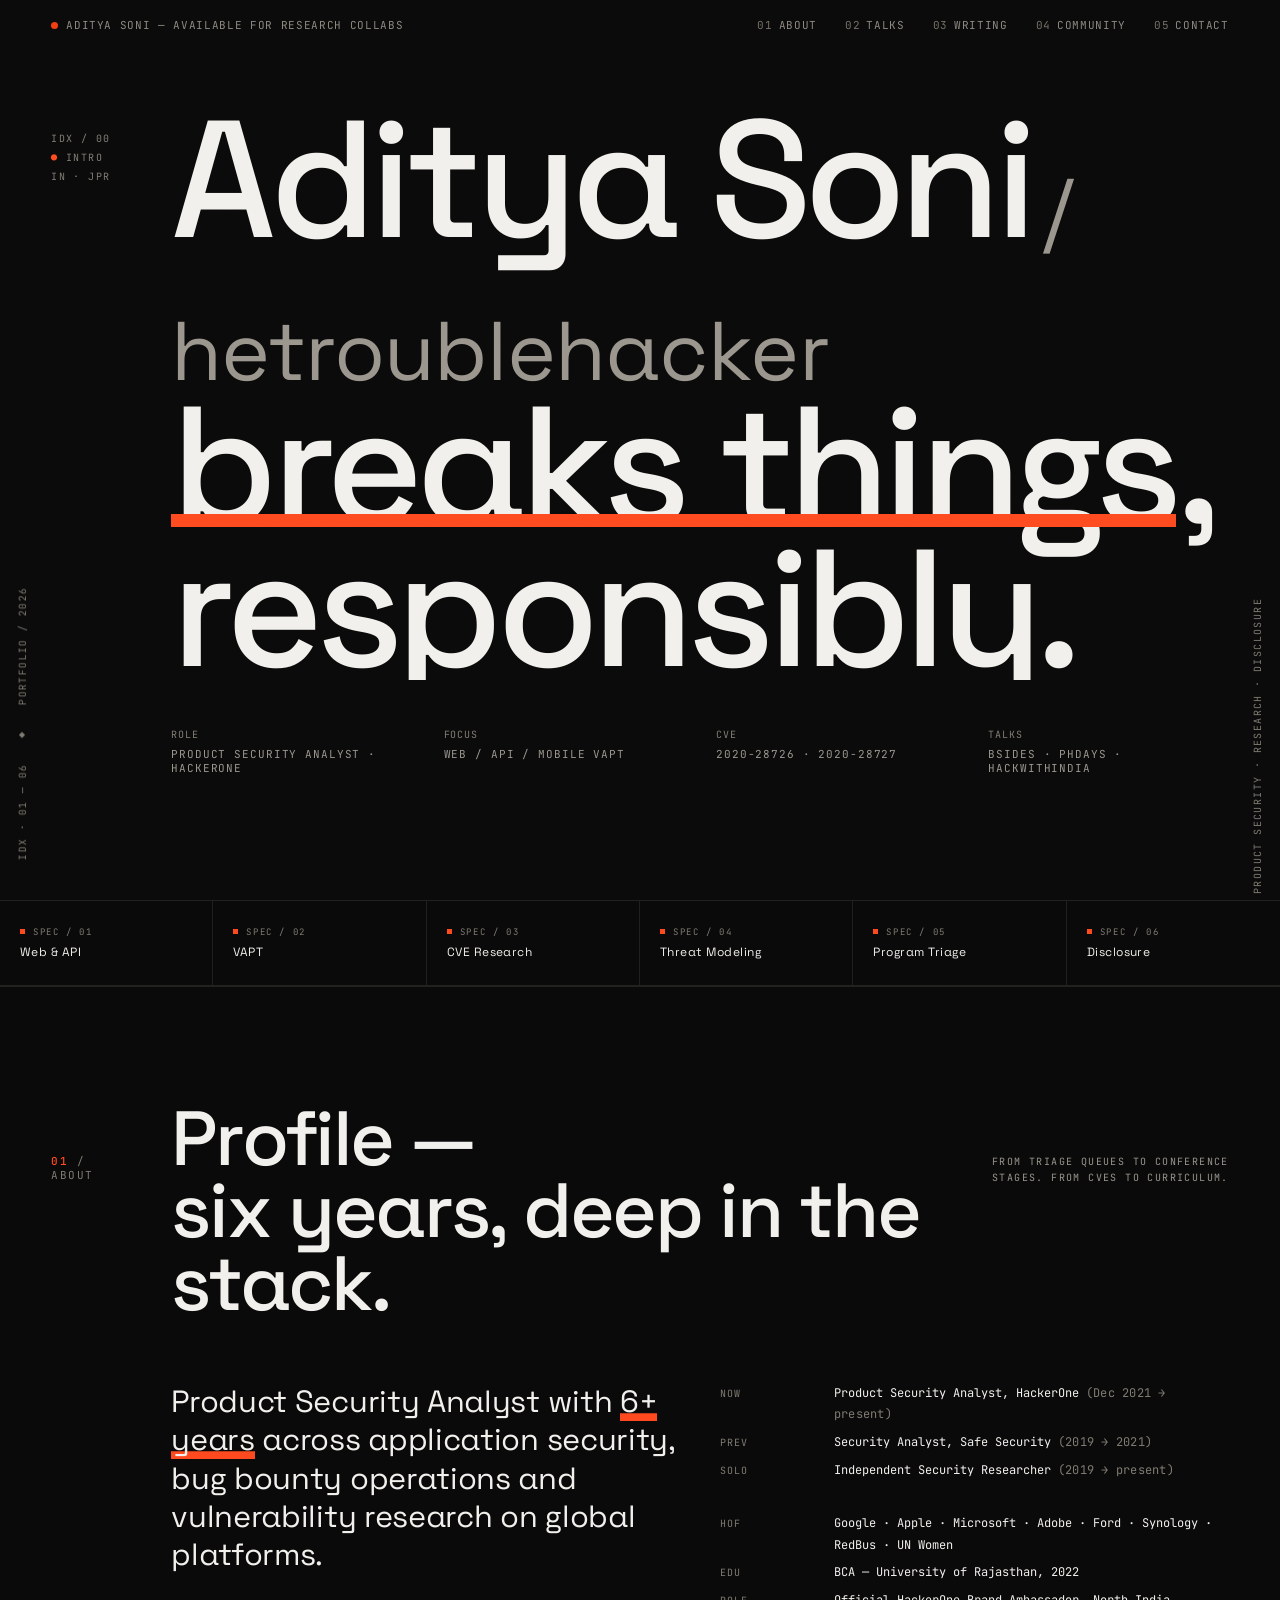
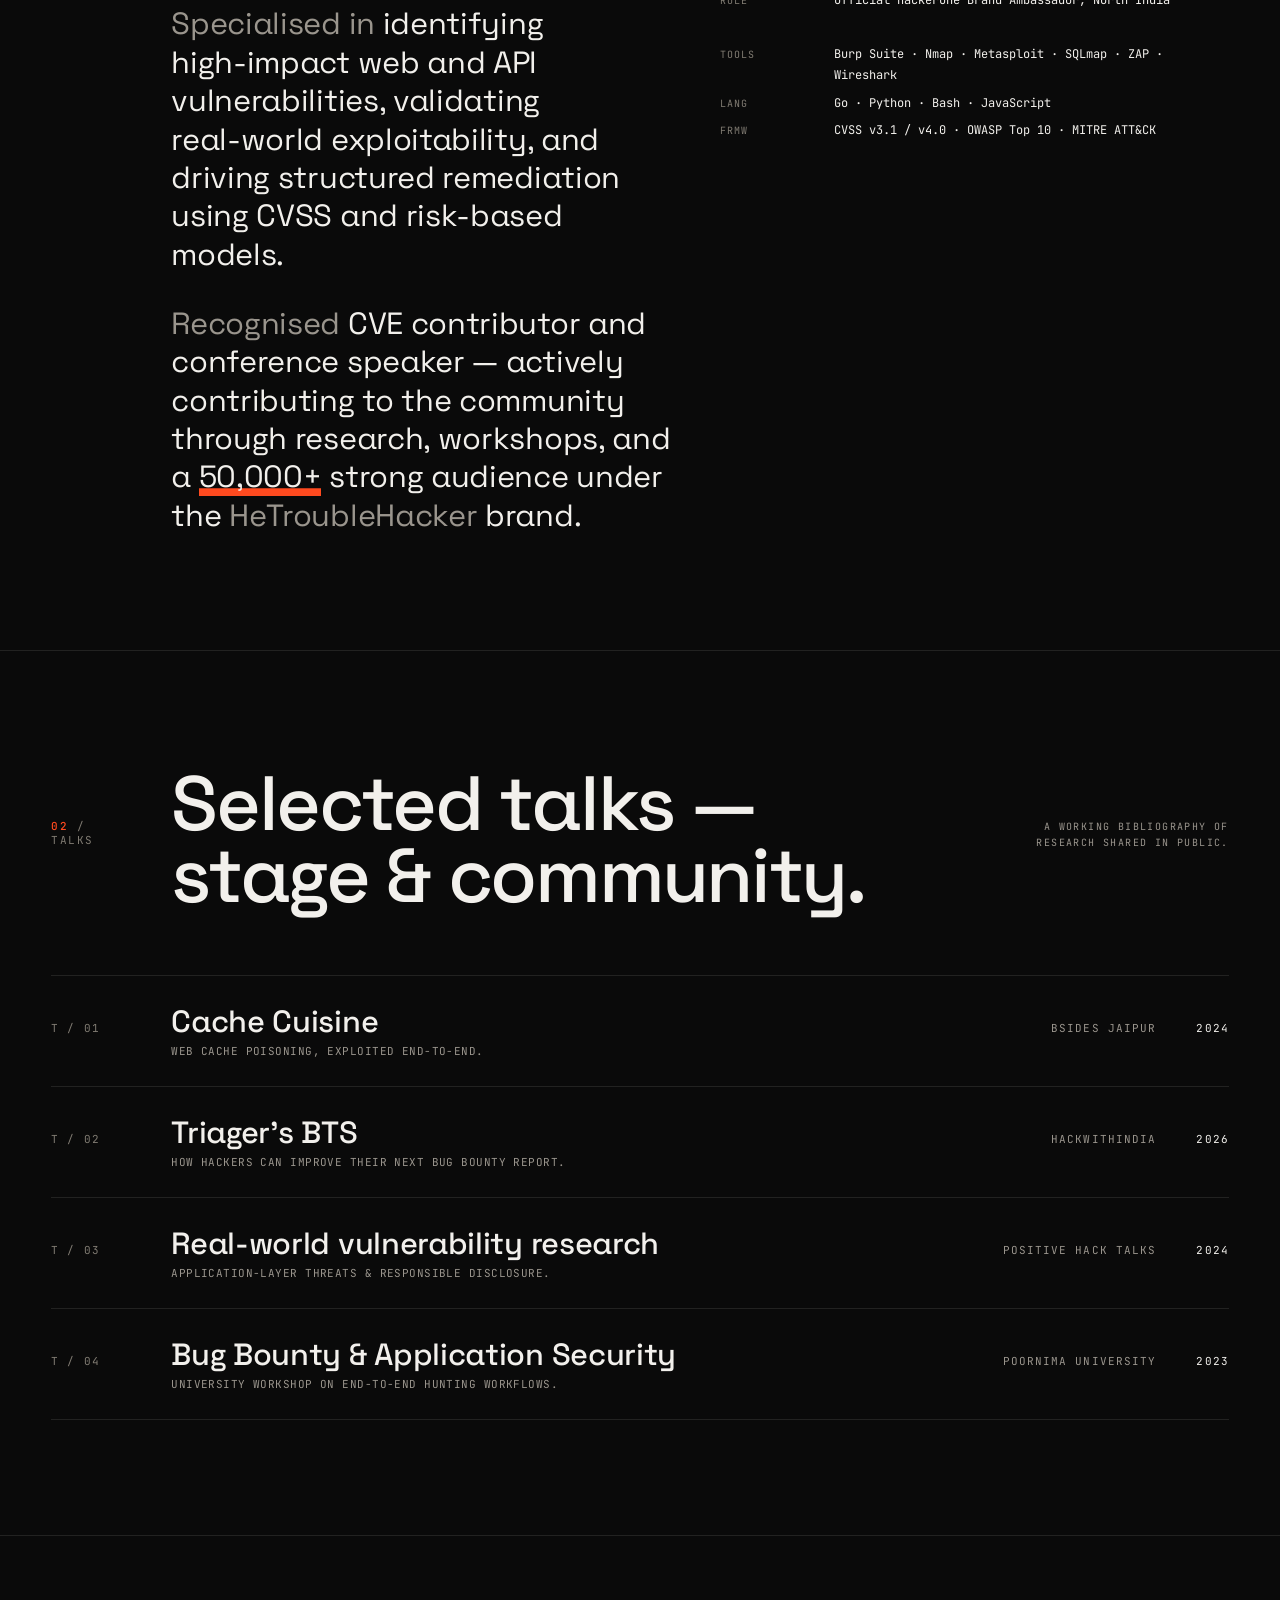
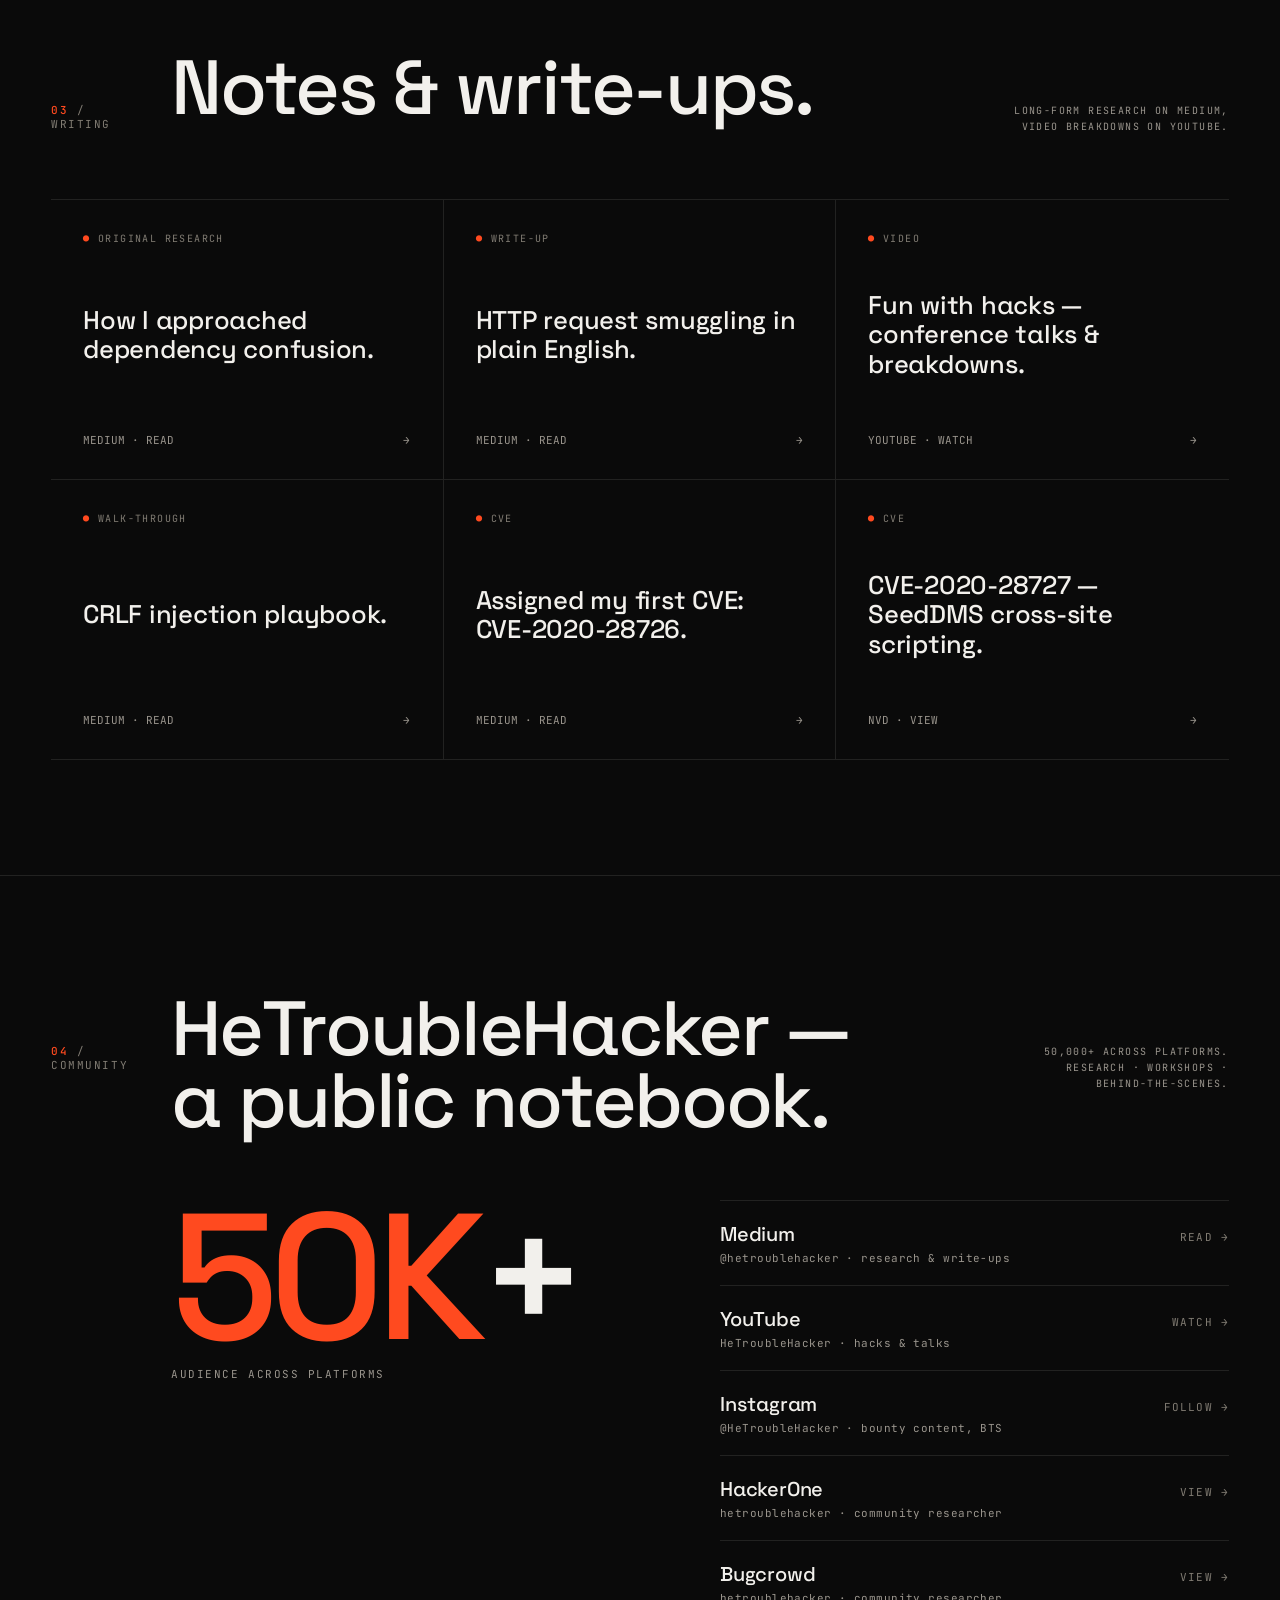
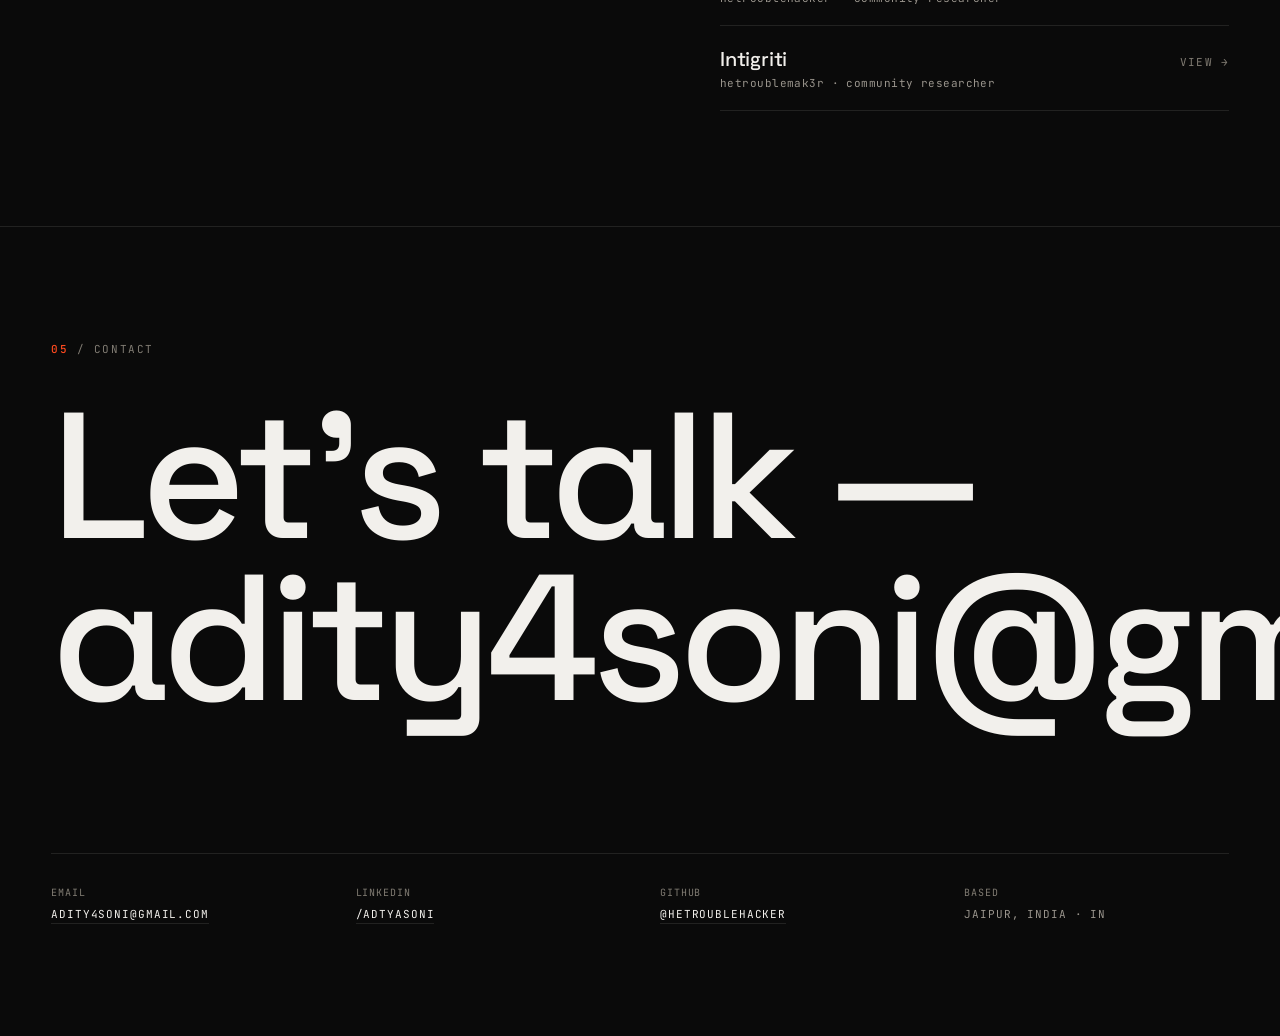
<file: index.html>
<!doctype html>
<html lang="en">
<head>
<meta charset="utf-8" />
<meta name="viewport" content="width=device-width, initial-scale=1" />
<title>Aditya Soni (HeTroubleHacker) — Product Security Analyst</title>
<meta name="description" content="Aditya Soni, also known as HeTroubleHacker, is a product security analyst, vulnerability researcher, CVE contributor, and conference speaker based in Jaipur, India." />
<meta name="author" content="Aditya Soni" />
<meta name="robots" content="index, follow, max-image-preview:large, max-snippet:-1, max-video-preview:-1" />
<meta name="referrer" content="strict-origin-when-cross-origin" />
<meta name="theme-color" content="#0a0a0a" />
<meta name="color-scheme" content="dark" />
<link rel="canonical" href="https://troublehacker.in/" />
<link rel="icon" href="/favicon.ico" sizes="any" />
<link rel="manifest" href="/site.webmanifest" />

<meta property="og:type" content="profile" />
<meta property="og:locale" content="en_IN" />
<meta property="og:site_name" content="Aditya Soni — HeTroubleHacker" />
<meta property="og:title" content="Aditya Soni (HeTroubleHacker) — Product Security Analyst" />
<meta property="og:description" content="Product security, vulnerability research, responsible disclosure, public speaking, and security community work by Aditya Soni." />
<meta property="og:url" content="https://troublehacker.in/" />
<meta property="profile:first_name" content="Aditya" />
<meta property="profile:last_name" content="Soni" />
<meta name="twitter:card" content="summary" />
<meta name="twitter:title" content="Aditya Soni (HeTroubleHacker) — Product Security Analyst" />
<meta name="twitter:description" content="Product security, vulnerability research, responsible disclosure, and security community work by Aditya Soni." />

<script type="application/ld+json">
{
  "@context": "https://schema.org",
  "@graph": [
    {
      "@type": "Person",
      "@id": "https://troublehacker.in/#person",
      "name": "Aditya Soni",
      "alternateName": "HeTroubleHacker",
      "url": "https://troublehacker.in/",
      "jobTitle": "Product Security Analyst",
      "worksFor": {
        "@type": "Organization",
        "name": "HackerOne",
        "url": "https://www.hackerone.com/"
      },
      "alumniOf": {
        "@type": "CollegeOrUniversity",
        "name": "University of Rajasthan"
      },
      "address": {
        "@type": "PostalAddress",
        "addressLocality": "Jaipur",
        "addressRegion": "Rajasthan",
        "addressCountry": "IN"
      },
      "knowsAbout": [
        "Product security",
        "Web application security",
        "API security",
        "Vulnerability research",
        "Responsible disclosure",
        "Threat modeling"
      ],
      "sameAs": [
        "https://github.com/hetroublehacker",
        "https://linkedin.com/in/adtyasoni",
        "https://medium.com/@hetroublehacker",
        "https://www.youtube.com/@HeTroubleHacker",
        "https://instagram.com/HeTroubleHacker",
        "https://hackerone.com/hetroublehacker",
        "https://bugcrowd.com/hetroublehacker",
        "https://app.intigriti.com/researcher/hetroublemak3r"
      ]
    },
    {
      "@type": "WebSite",
      "@id": "https://troublehacker.in/#website",
      "url": "https://troublehacker.in/",
      "name": "Aditya Soni — HeTroubleHacker",
      "inLanguage": "en-IN",
      "publisher": { "@id": "https://troublehacker.in/#person" }
    }
  ]
}
</script>
<script>document.documentElement.classList.add('js');</script>
<link rel="preconnect" href="https://fonts.googleapis.com">
<link rel="preconnect" href="https://fonts.gstatic.com" crossorigin>
<link rel="preload" as="style" href="https://fonts.googleapis.com/css2?family=Space+Grotesk:wght@400;500;600;700&amp;family=JetBrains+Mono:wght@400;500;600&amp;display=swap">
<link rel="stylesheet" href="https://fonts.googleapis.com/css2?family=Space+Grotesk:wght@400;500;600;700&amp;family=JetBrains+Mono:wght@400;500;600&amp;display=swap" media="print" onload="this.media='all'">
<noscript><link rel="stylesheet" href="https://fonts.googleapis.com/css2?family=Space+Grotesk:wght@400;500;600;700&amp;family=JetBrains+Mono:wght@400;500;600&amp;display=swap"></noscript>
<script>
  // ===== Tweakable defaults (persisted by host when Tweaks panel edits) =====
  const TWEAK_DEFAULTS = /*EDITMODE-BEGIN*/{
    "direction": "A",
    "accent": "#ff4a1f",
    "tone": "pure",
    "density": "comfortable"
  }/*EDITMODE-END*/;
</script>
<style>
  :root {
    --accent: #ff4a1f;
    --bg: #0a0a0a;
    --bg-2: #111111;
    --fg: #f2f0ec;
    --fg-dim: #9a958d;
    --fg-faint: #817c73;
    --line: rgba(242,240,236,0.10);
    --line-strong: rgba(242,240,236,0.22);
    --pad-x: clamp(20px, 4vw, 56px);
    --pad-y: clamp(60px, 9vw, 140px);
    --row: 1px;
    --font-display: 'Space Grotesk', ui-sans-serif, system-ui, sans-serif;
    --font-mono: 'JetBrains Mono', ui-monospace, 'SF Mono', Menlo, monospace;
  }

  [data-tone="warm"] {
    --bg: #14110e;
    --bg-2: #1b1713;
    --fg: #f4efe6;
    --fg-dim: #a39888;
    --fg-faint: #887b68;
  }
  [data-tone="cool"] {
    --bg: #0b0d10;
    --bg-2: #12161a;
    --fg: #ecf0f4;
    --fg-dim: #8b95a1;
    --fg-faint: #74808d;
  }

  [data-density="compact"] { --pad-y: clamp(40px, 6vw, 96px); }
  [data-density="spacious"] { --pad-y: clamp(90px, 13vw, 200px); }

  * { box-sizing: border-box; margin: 0; padding: 0; }

  html, body {
    background: var(--bg);
    color: var(--fg);
    font-family: var(--font-display);
    font-feature-settings: 'ss01', 'ss02';
    -webkit-font-smoothing: antialiased;
    text-rendering: optimizeLegibility;
    overflow-x: hidden;
  }

  body {
    min-height: 100vh;
    cursor: default;
  }

  ::selection { background: var(--accent); color: var(--bg); }

  a { color: inherit; text-decoration: none; }

  a:focus-visible,
  button:focus-visible {
    outline: 3px solid var(--accent);
    outline-offset: 4px;
  }

  .skip-link {
    position: fixed;
    top: 12px;
    left: 12px;
    z-index: 200;
    padding: 10px 14px;
    background: var(--fg);
    color: var(--bg);
    font-family: var(--font-mono);
    font-size: 12px;
    transform: translateY(-160%);
    transition: transform 0.2s ease;
  }
  .skip-link:focus { transform: translateY(0); }

  .mono {
    font-family: var(--font-mono);
    font-weight: 400;
    letter-spacing: 0.02em;
  }

  /* ========== Global chrome ========== */
  .grain {
    pointer-events: none;
    position: fixed; inset: 0;
    z-index: 1;
    opacity: 0.035;
    mix-blend-mode: overlay;
    background-image: url("data:image/svg+xml;utf8,<svg xmlns='http://www.w3.org/2000/svg' width='160' height='160'><filter id='n'><feTurbulence type='fractalNoise' baseFrequency='0.9' numOctaves='2' stitchTiles='stitch'/><feColorMatrix values='0 0 0 0 1 0 0 0 0 1 0 0 0 0 1 0 0 0 0.9 0'/></filter><rect width='100%' height='100%' filter='url(%23n)'/></svg>");
  }

  .topbar {
    position: fixed; top: 0; left: 0; right: 0;
    display: flex; justify-content: space-between; align-items: center;
    padding: 18px var(--pad-x);
    z-index: 50;
    font-family: var(--font-mono);
    font-size: 11px;
    letter-spacing: 0.06em;
    text-transform: uppercase;
    color: var(--fg-dim);
    mix-blend-mode: difference;
  }
  .topbar .dot {
    display: inline-block; width: 7px; height: 7px; border-radius: 50%;
    background: var(--accent); margin-right: 8px; vertical-align: middle;
    animation: pulse 2.4s ease-in-out infinite;
  }
  @keyframes pulse { 0%, 100% { opacity: 1; } 50% { opacity: 0.35; } }

  .topbar nav { display: flex; gap: 28px; }
  .topbar nav a {
    position: relative;
    transition: color 0.3s ease;
  }
  .topbar nav a::before {
    content: attr(data-num); margin-right: 6px; color: var(--fg-faint);
  }
  .topbar nav a:hover { color: var(--fg); }

  @media (max-width: 720px) {
    .topbar {
      justify-content: flex-start;
      overflow-x: auto;
      background: rgba(10, 10, 10, 0.94);
      mix-blend-mode: normal;
      scrollbar-width: none;
    }
    .topbar::-webkit-scrollbar { display: none; }
    .topbar > div { display: none; }
    .topbar nav { gap: 20px; min-width: max-content; }
  }

  .sidebar-left, .sidebar-right {
    position: fixed; top: 50%; transform: translateY(-50%);
    font-family: var(--font-mono); font-size: 10px;
    letter-spacing: 0.14em; text-transform: uppercase; color: var(--fg-faint);
    z-index: 40; writing-mode: vertical-rl; rotate: 180deg;
    display: flex; gap: 20px; align-items: center;
  }
  .sidebar-left { left: 16px; }
  .sidebar-right { right: 16px; }
  @media (max-width: 900px) { .sidebar-left, .sidebar-right { display: none; } }

  /* ========== Reveal ========== */
  .reveal {
    opacity: 0;
    transform: translateY(24px);
    transition: opacity 0.9s cubic-bezier(.2,.7,.2,1), transform 0.9s cubic-bezier(.2,.7,.2,1);
  }
  .reveal.in { opacity: 1; transform: translateY(0); }
  .reveal.d1 { transition-delay: 0.06s; }
  .reveal.d2 { transition-delay: 0.12s; }
  .reveal.d3 { transition-delay: 0.18s; }
  .reveal.d4 { transition-delay: 0.24s; }
  .reveal.d5 { transition-delay: 0.30s; }

  /* line-wipe reveal for dividers */
  .wipe {
    transform-origin: left center;
    transform: scaleX(0);
    transition: transform 1.1s cubic-bezier(.76,0,.24,1);
  }
  .wipe.in { transform: scaleX(1); }

  /* ========== Tweaks panel ========== */
  .tweaks {
    position: fixed; bottom: 18px; right: 18px; z-index: 100;
    width: 280px;
    background: var(--bg-2);
    border: 1px solid var(--line-strong);
    font-family: var(--font-mono); font-size: 11px;
    color: var(--fg);
    display: none;
  }
  .tweaks.open { display: block; }
  .tweaks .tweaks-header {
    display: flex; justify-content: space-between; align-items: center;
    padding: 10px 14px;
    border-bottom: 1px solid var(--line);
    letter-spacing: 0.14em; text-transform: uppercase; font-size: 10px;
    color: var(--fg-dim);
  }
  .tweaks .tweaks-header .x { cursor: pointer; color: var(--fg-dim); }
  .tweaks .tweaks-header button.x {
    border: 0;
    padding: 2px;
    background: transparent;
    color: inherit;
    font: inherit;
  }
  .tweaks .group { padding: 12px 14px; border-bottom: 1px solid var(--line); }
  .tweaks .group:last-child { border-bottom: 0; }
  .tweaks .label { color: var(--fg-faint); font-size: 10px; letter-spacing: 0.14em; text-transform: uppercase; margin-bottom: 8px; }
  .tweaks .opts { display: flex; gap: 6px; flex-wrap: wrap; }
  .tweaks .opt {
    border: 1px solid var(--line-strong);
    padding: 6px 10px;
    cursor: pointer;
    color: var(--fg-dim);
    transition: all 0.2s;
    font-size: 10px; letter-spacing: 0.1em; text-transform: uppercase;
    background: transparent;
    font-family: inherit;
  }
  .tweaks .opt.active { background: var(--accent); color: #0a0a0a; border-color: var(--accent); }
  .tweaks .opt.swatch { padding: 0; width: 28px; height: 28px; position: relative; }
  .tweaks .opt.swatch span {
    position: absolute; inset: 4px; display: block;
  }
  .tweaks .opt.swatch.active { outline: 2px solid var(--fg); outline-offset: 2px; }

  /* ========== DIRECTION A: Editorial stack ========== */
  .dir-a { display: block; }
  .dir-b { display: none; }
  [data-dir="B"] .dir-a { display: none; }
  [data-dir="B"] .dir-b { display: block; }

  .hero-a {
    min-height: 100vh;
    padding: 120px var(--pad-x) var(--pad-y);
    display: grid;
    grid-template-columns: 80px 1fr;
    gap: 40px;
    position: relative;
  }

  .hero-a .index-col {
    font-family: var(--font-mono);
    font-size: 10px;
    letter-spacing: 0.14em;
    text-transform: uppercase;
    color: var(--fg-faint);
    padding-top: 12px;
    display: flex; flex-direction: column; gap: 6px;
  }
  .hero-a .index-col b { color: var(--accent); font-weight: 500; }

  .hero-a h1 {
    font-family: var(--font-display);
    font-weight: 500;
    font-size: clamp(64px, 13vw, 220px);
    line-height: 0.86;
    letter-spacing: -0.04em;
    margin-top: -12px;
  }
  .hero-a h1 .line { display: block; overflow: hidden; }
  .hero-a h1 .line > span {
    display: inline-block;
    transform: translateY(110%);
    transition: transform 1.1s cubic-bezier(.2,.7,.2,1);
  }
  .hero-a h1.in .line > span { transform: translateY(0); }
  .hero-a h1 .line:nth-child(2) > span { transition-delay: 0.08s; }

  .hero-a h1 em {
    font-style: normal;
    font-weight: 400;
    font-size: 0.5em;
    vertical-align: baseline;
    letter-spacing: -0.01em;
    color: var(--fg-dim);
    padding-left: 0.15em;
  }

  .hero-a .underline-accent {
    display: inline-block;
    position: relative;
  }
  .hero-a .underline-accent::after {
    content: '';
    position: absolute;
    left: 0; right: 0; bottom: 0.06em;
    height: 0.08em;
    background: var(--accent);
    transform: scaleX(0);
    transform-origin: left;
    transition: transform 1.1s cubic-bezier(.76,0,.24,1) 0.6s;
  }
  .hero-a.in .underline-accent::after { transform: scaleX(1); }

  .hero-a .meta {
    display: grid;
    grid-template-columns: repeat(4, 1fr);
    gap: 32px;
    margin-top: 48px;
    font-family: var(--font-mono);
    font-size: 11px;
    letter-spacing: 0.08em;
    text-transform: uppercase;
    color: var(--fg-dim);
  }
  .hero-a .meta div b { display: block; color: var(--fg-faint); font-weight: 400; margin-bottom: 6px; font-size: 10px; }
  .hero-a .meta div a { color: var(--fg); border-bottom: 1px solid var(--line); padding-bottom: 2px; transition: border-color 0.2s, color 0.2s; }
  .hero-a .meta div a:hover { border-color: var(--accent); color: var(--accent); }

  @media (max-width: 720px) {
    .hero-a { grid-template-columns: 1fr; gap: 24px; padding-top: 100px; }
    .hero-a .index-col { flex-direction: row; flex-wrap: wrap; }
    .hero-a .meta { grid-template-columns: repeat(2, 1fr); gap: 24px; }
    .hero-a .meta > div { min-width: 0; overflow-wrap: anywhere; }
    .hero-a h1 { font-size: clamp(46px, 13.5vw, 56px); line-height: 0.94; }
    .hero-a h1 .line { overflow: visible; }
    .hero-a h1 .line > span { display: block; max-width: 100%; }
    .hero-a h1 em {
      display: block;
      padding-left: 0;
      margin-top: 0.18em;
      font-size: 0.52em;
      overflow-wrap: anywhere;
    }
  }

  /* spec strip — replaces marquee. static, data-dense, no motion */
  .spec-strip {
    border-top: 1px solid var(--line);
    border-bottom: 1px solid var(--line);
    display: grid;
    grid-template-columns: repeat(6, 1fr);
    font-family: var(--font-mono);
    font-size: 10px;
    letter-spacing: 0.14em;
    text-transform: uppercase;
    color: var(--fg-dim);
    background: var(--bg);
  }
  .spec-strip > div {
    padding: 18px var(--pad-x) 18px 20px;
    border-right: 1px solid var(--line);
    display: flex; flex-direction: column; gap: 6px;
    min-height: 84px;
    justify-content: center;
    position: relative;
  }
  .spec-strip > div:last-child { border-right: 0; }
  .spec-strip > div > b {
    color: var(--fg-faint);
    font-weight: 400;
    font-size: 9px;
    letter-spacing: 0.18em;
  }
  .spec-strip > div > b::before {
    content: '';
    display: inline-block;
    width: 5px; height: 5px;
    background: var(--accent);
    margin-right: 8px;
    vertical-align: middle;
    transform: translateY(-1px);
  }
  .spec-strip > div > strong {
    color: var(--fg);
    font-weight: 400;
    font-size: 12px;
    letter-spacing: 0.04em;
    text-transform: none;
    font-family: var(--font-display);
  }
  @media (max-width: 900px) {
    .spec-strip { grid-template-columns: repeat(2, 1fr); }
    .spec-strip > div { border-bottom: 1px solid var(--line); }
    .spec-strip > div:nth-child(2n) { border-right: 0; }
  }

  /* Section scaffolding */
  section.sec {
    padding: var(--pad-y) var(--pad-x);
    position: relative;
    border-top: 1px solid var(--line);
  }
  .sec-head {
    display: grid;
    grid-template-columns: 80px 1fr auto;
    gap: 40px;
    align-items: baseline;
    margin-bottom: 64px;
  }
  .sec-num {
    font-family: var(--font-mono);
    font-size: 11px;
    letter-spacing: 0.14em;
    text-transform: uppercase;
    color: var(--fg-faint);
  }
  .sec-num b { color: var(--accent); font-weight: 500; }
  .sec-title {
    font-family: var(--font-display);
    font-weight: 500;
    font-size: clamp(36px, 6vw, 96px);
    line-height: 0.94;
    letter-spacing: -0.03em;
  }
  .sec-kicker {
    font-family: var(--font-mono);
    font-size: 10px;
    letter-spacing: 0.14em;
    text-transform: uppercase;
    color: var(--fg-dim);
    max-width: 240px;
    line-height: 1.6;
    text-align: right;
  }
  @media (max-width: 720px) {
    .sec-head { grid-template-columns: 1fr; gap: 16px; margin-bottom: 40px; }
    .sec-kicker { text-align: left; max-width: 100%; }
  }

  /* About */
  .about-body {
    display: grid;
    grid-template-columns: 80px 1fr 1fr;
    gap: 40px;
  }
  .about-body > .gutter { /* empty spacer to match sec-head index column */ }
  .about-body .col-a p {
    font-family: var(--font-display);
    font-size: clamp(22px, 2.4vw, 32px);
    line-height: 1.25;
    letter-spacing: -0.01em;
    font-weight: 400;
  }
  .about-body .col-a p + p { margin-top: 1em; }
  .about-body .col-a p em {
    font-style: normal;
    color: var(--fg-dim);
  }
  .about-body .col-a mark {
    background: transparent;
    color: var(--fg);
    box-shadow: inset 0 -0.25em 0 0 var(--accent);
  }
  .about-body .col-b {
    font-family: var(--font-mono);
    font-size: 12px;
    line-height: 1.8;
    color: var(--fg-dim);
  }
  .about-body .col-b dl { display: grid; grid-template-columns: 90px 1fr; gap: 6px 24px; }
  .about-body .col-b dt { color: var(--fg-faint); letter-spacing: 0.1em; text-transform: uppercase; font-size: 10px; padding-top: 2px; }
  .about-body .col-b dd { color: var(--fg); }
  .about-body .col-b dl + dl { margin-top: 32px; }

  @media (max-width: 900px) {
    .about-body { grid-template-columns: 1fr; }
  }

  /* Talks */
  .talks-list { border-top: 1px solid var(--line); }
  .talk-row {
    display: grid;
    grid-template-columns: 80px 1fr auto auto;
    gap: 40px;
    padding: 28px 0;
    border-bottom: 1px solid var(--line);
    align-items: baseline;
    position: relative;
    transition: padding 0.5s cubic-bezier(.2,.7,.2,1);
  }
  .talk-row::before {
    content: '';
    position: absolute;
    left: 0; top: 0; bottom: 0;
    width: 0;
    background: var(--accent);
    transition: width 0.5s cubic-bezier(.2,.7,.2,1);
    z-index: -1;
    opacity: 0.08;
  }
  .talk-row:hover::before { width: 100%; }
  .talk-row:hover { padding-left: 24px; }
  .talk-row .num { font-family: var(--font-mono); font-size: 11px; color: var(--fg-faint); letter-spacing: 0.1em; }
  .talk-row .t-title {
    font-family: var(--font-display);
    font-size: clamp(22px, 2.4vw, 32px);
    font-weight: 500;
    letter-spacing: -0.01em;
    line-height: 1.15;
  }
  .talk-row .t-title small {
    display: block;
    font-family: var(--font-mono);
    font-size: 11px;
    color: var(--fg-dim);
    font-weight: 400;
    letter-spacing: 0.04em;
    margin-top: 6px;
    text-transform: uppercase;
  }
  .talk-row .t-venue {
    font-family: var(--font-mono);
    font-size: 11px;
    letter-spacing: 0.1em;
    color: var(--fg-dim);
    text-transform: uppercase;
  }
  .talk-row .t-year {
    font-family: var(--font-mono);
    font-size: 11px;
    letter-spacing: 0.1em;
    color: var(--fg);
  }
  @media (max-width: 720px) {
    .talk-row { grid-template-columns: 40px 1fr; }
    .talk-row .t-venue, .talk-row .t-year { grid-column: 2; font-size: 10px; }
  }

  /* Writing */
  .writing-grid {
    display: grid;
    grid-template-columns: repeat(3, 1fr);
    gap: 0;
    border-top: 1px solid var(--line);
  }
  .write-card {
    border-right: 1px solid var(--line);
    border-bottom: 1px solid var(--line);
    padding: 32px;
    min-height: 280px;
    display: flex; flex-direction: column; justify-content: space-between;
    position: relative;
    transition: background 0.4s;
    cursor: pointer;
  }
  .write-card:nth-child(3n) { border-right: 0; }
  .write-card:hover { background: var(--bg-2); }
  .write-card .tag {
    font-family: var(--font-mono); font-size: 10px; letter-spacing: 0.14em;
    text-transform: uppercase; color: var(--fg-faint);
  }
  .write-card .tag b { color: var(--accent); font-weight: 500; }
  .write-card h3 {
    font-family: var(--font-display);
    font-weight: 500;
    font-size: clamp(20px, 2vw, 28px);
    line-height: 1.15;
    letter-spacing: -0.01em;
    margin-top: 24px;
  }
  .write-card .foot {
    font-family: var(--font-mono); font-size: 11px; color: var(--fg-dim);
    display: flex; justify-content: space-between; align-items: baseline;
    margin-top: 32px;
  }
  .write-card .arrow {
    display: inline-block;
    transition: transform 0.4s cubic-bezier(.2,.7,.2,1);
  }
  .write-card:hover .arrow { transform: translateX(6px); }

  @media (max-width: 900px) {
    .writing-grid { grid-template-columns: 1fr; }
    .write-card { border-right: 0; min-height: 200px; }
  }

  /* Community */
  .community {
    display: grid;
    grid-template-columns: 80px 1fr 1fr;
    gap: 40px;
  }
  .community .big-num {
    font-family: var(--font-display);
    font-weight: 500;
    font-size: clamp(80px, 14vw, 220px);
    line-height: 0.86;
    letter-spacing: -0.05em;
    color: var(--fg);
  }
  .community .big-num b {
    color: var(--accent);
    font-weight: 500;
  }
  .community .big-num small {
    display: block;
    font-family: var(--font-mono);
    font-size: 11px;
    letter-spacing: 0.14em;
    text-transform: uppercase;
    color: var(--fg-dim);
    margin-top: 16px;
    font-weight: 400;
  }
  .community .chans {
    display: flex; flex-direction: column; gap: 0;
    border-top: 1px solid var(--line);
  }
  .community .chan {
    padding: 20px 0;
    display: grid; grid-template-columns: 1fr auto;
    gap: 20px;
    border-bottom: 1px solid var(--line);
    align-items: baseline;
    transition: padding 0.4s;
  }
  .community .chan:hover { padding-left: 16px; }
  .community .chan b {
    font-family: var(--font-display); font-weight: 500;
    font-size: 20px; letter-spacing: -0.01em;
  }
  .community .chan span {
    font-family: var(--font-mono); font-size: 11px; color: var(--fg-dim);
    letter-spacing: 0.04em; display: block; margin-top: 4px;
  }
  .community .chan .h {
    font-family: var(--font-mono); font-size: 11px;
    letter-spacing: 0.1em; color: var(--fg-faint); text-transform: uppercase;
    transition: color 0.3s;
  }
  .community .chan:hover .h { color: var(--accent); }
  @media (max-width: 900px) {
    .community { grid-template-columns: 1fr; }
  }

  /* Contact */
  .contact-sec {
    padding: var(--pad-y) var(--pad-x);
    border-top: 1px solid var(--line);
    min-height: 90vh;
    display: flex;
    flex-direction: column;
    justify-content: space-between;
  }
  .contact-title {
    font-family: var(--font-display);
    font-weight: 500;
    font-size: clamp(64px, 14vw, 220px);
    line-height: 0.9;
    letter-spacing: -0.04em;
  }
  .contact-title a {
    position: relative;
    transition: color 0.4s;
  }
  .contact-title a::after {
    content: '';
    position: absolute;
    left: 0; right: 0; bottom: 0.04em;
    height: 0.06em;
    background: var(--accent);
    transform: scaleX(0);
    transform-origin: left;
    transition: transform 0.6s cubic-bezier(.76,0,.24,1);
  }
  .contact-title a:hover::after { transform: scaleX(1); }
  .contact-title a:hover { color: var(--accent); }

  .contact-foot {
    margin-top: 120px;
    display: grid;
    grid-template-columns: 1fr 1fr 1fr 1fr;
    gap: 40px;
    font-family: var(--font-mono);
    font-size: 11px;
    letter-spacing: 0.08em;
    text-transform: uppercase;
    color: var(--fg-dim);
    padding-top: 32px;
    border-top: 1px solid var(--line);
  }
  .contact-foot b { display: block; color: var(--fg-faint); margin-bottom: 8px; font-weight: 400; font-size: 10px; }
  .contact-foot a { color: var(--fg); transition: color 0.2s; border-bottom: 1px solid var(--line); padding-bottom: 2px; }
  .contact-foot a:hover { color: var(--accent); border-color: var(--accent); }
  @media (max-width: 900px) {
    .contact-foot { grid-template-columns: 1fr 1fr; }
  }

  /* ========== DIRECTION B: Index grid ========== */
  .dir-b .hero-b {
    min-height: 100vh;
    padding: 100px var(--pad-x) 40px;
    display: grid;
    grid-template-columns: repeat(12, 1fr);
    grid-template-rows: auto 1fr auto;
    gap: 16px;
    position: relative;
  }
  .dir-b .hero-b .idx-label {
    grid-column: 1 / 13;
    display: grid;
    grid-template-columns: repeat(12, 1fr);
    gap: 16px;
    font-family: var(--font-mono);
    font-size: 10px;
    letter-spacing: 0.14em;
    text-transform: uppercase;
    color: var(--fg-faint);
    border-bottom: 1px solid var(--line);
    padding-bottom: 12px;
  }
  .dir-b .hero-b .idx-label span:nth-child(1) { grid-column: span 2; color: var(--accent); }
  .dir-b .hero-b .idx-label span:nth-child(2) { grid-column: span 4; }
  .dir-b .hero-b .idx-label span:nth-child(3) { grid-column: span 3; }
  .dir-b .hero-b .idx-label span:nth-child(4) { grid-column: span 3; text-align: right; }

  .dir-b .hero-b .name-block {
    grid-column: 1 / 13;
    align-self: end;
    padding-bottom: 40px;
  }
  .dir-b .hero-b .name-block h1 {
    font-family: var(--font-display);
    font-weight: 500;
    font-size: clamp(56px, 14vw, 240px);
    line-height: 0.86;
    letter-spacing: -0.05em;
  }
  .dir-b .hero-b .name-block .sub {
    display: grid;
    grid-template-columns: repeat(12, 1fr);
    gap: 16px;
    margin-top: 32px;
    font-family: var(--font-mono);
    font-size: 11px;
    letter-spacing: 0.08em;
    text-transform: uppercase;
    color: var(--fg-dim);
  }
  .dir-b .hero-b .name-block .sub > div { grid-column: span 3; }
  .dir-b .hero-b .name-block .sub > div b { display: block; color: var(--fg-faint); margin-bottom: 6px; font-weight: 400; font-size: 10px; }
  .dir-b .hero-b .name-block .sub > div strong { color: var(--fg); font-weight: 400; letter-spacing: 0.06em; }
  .dir-b .hero-b .name-block .sub > div strong.accent { color: var(--accent); }

  @media (max-width: 720px) {
    .dir-b .hero-b .name-block .sub > div { grid-column: span 6; }
    .dir-b .hero-b .idx-label span { grid-column: span 6 !important; text-align: left !important; }
  }

  .dir-b .grid-sec {
    padding: var(--pad-y) var(--pad-x);
    border-top: 1px solid var(--line);
  }
  .dir-b .grid-sec .g-head {
    display: grid;
    grid-template-columns: repeat(12, 1fr);
    gap: 16px;
    margin-bottom: 48px;
    padding-bottom: 16px;
    border-bottom: 1px solid var(--line);
    align-items: baseline;
  }
  .dir-b .grid-sec .g-head .g-num {
    grid-column: span 2;
    font-family: var(--font-mono);
    font-size: 11px;
    letter-spacing: 0.14em;
    text-transform: uppercase;
    color: var(--fg-faint);
  }
  .dir-b .grid-sec .g-head .g-num b { color: var(--accent); }
  .dir-b .grid-sec .g-head .g-title {
    grid-column: span 7;
    font-family: var(--font-display);
    font-weight: 500;
    font-size: clamp(28px, 4vw, 56px);
    letter-spacing: -0.02em;
    line-height: 1;
  }
  .dir-b .grid-sec .g-head .g-meta {
    grid-column: span 3;
    text-align: right;
    font-family: var(--font-mono);
    font-size: 10px;
    letter-spacing: 0.14em;
    text-transform: uppercase;
    color: var(--fg-dim);
  }

  /* Index-style About */
  .dir-b .about-grid {
    display: grid;
    grid-template-columns: repeat(12, 1fr);
    gap: 16px;
  }
  .dir-b .about-grid .lead {
    grid-column: 3 / 10;
    font-family: var(--font-display);
    font-weight: 400;
    font-size: clamp(22px, 2.4vw, 32px);
    line-height: 1.3;
    letter-spacing: -0.01em;
  }
  .dir-b .about-grid .lead mark {
    background: transparent; color: var(--fg);
    box-shadow: inset 0 -0.22em 0 0 var(--accent);
  }
  .dir-b .about-grid .tag-col {
    grid-column: 10 / 13;
    padding-left: 24px;
    border-left: 1px solid var(--line);
    font-family: var(--font-mono);
    font-size: 11px;
    line-height: 1.8;
    color: var(--fg-dim);
  }
  .dir-b .about-grid .tag-col b { display: block; color: var(--fg-faint); font-size: 10px; letter-spacing: 0.14em; text-transform: uppercase; margin-bottom: 8px; font-weight: 400; }
  .dir-b .about-grid .tag-col + .tag-col { margin-top: 24px; }

  @media (max-width: 900px) {
    .dir-b .about-grid .lead, .dir-b .about-grid .tag-col { grid-column: 1 / 13; padding-left: 0; border: 0; }
  }

  /* Index talks (data-dense rows) */
  .dir-b .talks-index { border-top: 1px solid var(--line); }
  .dir-b .talks-index .trow {
    display: grid;
    grid-template-columns: repeat(12, 1fr);
    gap: 16px;
    padding: 22px 0;
    border-bottom: 1px solid var(--line);
    align-items: baseline;
    position: relative;
    cursor: pointer;
    transition: color 0.3s;
  }
  .dir-b .talks-index .trow:hover { color: var(--accent); }
  .dir-b .talks-index .trow .c-num { grid-column: span 1; font-family: var(--font-mono); font-size: 11px; color: var(--fg-faint); }
  .dir-b .talks-index .trow .c-year { grid-column: span 1; font-family: var(--font-mono); font-size: 11px; }
  .dir-b .talks-index .trow .c-title { grid-column: span 6; font-family: var(--font-display); font-weight: 500; font-size: 22px; letter-spacing: -0.01em; }
  .dir-b .talks-index .trow .c-venue { grid-column: span 3; font-family: var(--font-mono); font-size: 11px; color: var(--fg-dim); letter-spacing: 0.08em; text-transform: uppercase; }
  .dir-b .talks-index .trow .c-loc { grid-column: span 1; font-family: var(--font-mono); font-size: 11px; color: var(--fg-faint); text-align: right; text-transform: uppercase; letter-spacing: 0.08em; }

  @media (max-width: 900px) {
    .dir-b .talks-index .trow { grid-template-columns: 40px 1fr; }
    .dir-b .talks-index .trow .c-year, .dir-b .talks-index .trow .c-venue, .dir-b .talks-index .trow .c-loc {
      grid-column: 2; font-size: 10px;
    }
  }

  /* footer-ish stripe in B */
  .dir-b .strip {
    padding: 20px var(--pad-x);
    border-top: 1px solid var(--line);
    display: grid;
    grid-template-columns: repeat(12, 1fr);
    gap: 16px;
    font-family: var(--font-mono);
    font-size: 10px;
    letter-spacing: 0.14em;
    text-transform: uppercase;
    color: var(--fg-faint);
    align-items: center;
  }
  .dir-b .strip div:nth-child(1) { grid-column: span 3; color: var(--fg); }
  .dir-b .strip div:nth-child(1)::before { content: '● '; color: var(--accent); }
  .dir-b .strip div:nth-child(2) { grid-column: span 6; text-align: center; }
  .dir-b .strip div:nth-child(3) { grid-column: span 3; text-align: right; }

  /* Placeholder imagery block (brutalist striped) */
  .sketch {
    aspect-ratio: 16 / 7;
    background:
      repeating-linear-gradient(
        45deg,
        rgba(242,240,236,0.02) 0 6px,
        rgba(242,240,236,0.04) 6px 12px
      ),
      var(--bg-2);
    border: 1px solid var(--line);
    position: relative;
  }
  .sketch::after {
    content: attr(data-label);
    position: absolute;
    left: 16px; bottom: 12px;
    font-family: var(--font-mono);
    font-size: 10px;
    letter-spacing: 0.14em;
    text-transform: uppercase;
    color: var(--fg-faint);
  }

  /* magnetic links helper */
  .mag { display: inline-block; will-change: transform; }

  /* Keep core content readable if JavaScript is unavailable or fails early. */
  html:not(.js) .reveal { opacity: 1; transform: none; }
  html:not(.js) .wipe { transform: scaleX(1); }
  html:not(.js) .hero-a h1 .line > span { transform: none; }
  html:not(.js) .hero-a .underline-accent::after { transform: scaleX(1); }

  @media (prefers-reduced-motion: reduce) {
    html { scroll-behavior: auto; }
    *, *::before, *::after {
      animation-duration: 0.01ms !important;
      animation-iteration-count: 1 !important;
      scroll-behavior: auto !important;
      transition-duration: 0.01ms !important;
    }
    .reveal { opacity: 1; transform: none; }
    .wipe { transform: scaleX(1); }
    .hero-a h1 .line > span { transform: none; }
    .hero-a .underline-accent::after { transform: scaleX(1); }
  }
</style>
</head>
<body data-dir="A" data-tone="pure" data-density="comfortable">
  <a class="skip-link" href="#main-content">Skip to main content</a>
  <div class="grain" aria-hidden="true"></div>

  <!-- Vertical side labels -->
  <aside class="sidebar-left mono" aria-hidden="true">IDX · 01 — 06 &nbsp; ◆ &nbsp; PORTFOLIO / 2026</aside>
  <aside class="sidebar-right mono" aria-hidden="true">PRODUCT SECURITY · RESEARCH · DISCLOSURE</aside>

  <!-- Top bar -->
  <header class="topbar">
    <div><span class="dot"></span>ADITYA SONI — AVAILABLE FOR RESEARCH COLLABS</div>
    <nav aria-label="Primary navigation">
      <a href="#about" data-num="01">ABOUT</a>
      <a href="#talks" data-num="02">TALKS</a>
      <a href="#writing" data-num="03">WRITING</a>
      <a href="#community" data-num="04">COMMUNITY</a>
      <a href="#contact" data-num="05">CONTACT</a>
    </nav>
  </header>

  <!-- ================= DIRECTION A: Editorial stack ================= -->
  <main class="dir-a" id="main-content" tabindex="-1">
    <!-- HERO -->
    <section class="hero-a" id="hero">
      <div class="index-col reveal">
        <div>IDX / 00</div>
        <div><b>●</b> INTRO</div>
        <div>IN · JPR</div>
      </div>
      <div>
        <h1 id="heroH1">
          <span class="line"><span>Aditya&nbsp;Soni<em>/ he­trouble­hacker</em></span></span>
          <span class="line"><span><span class="underline-accent">breaks things</span>, responsibly.</span></span>
        </h1>
        <div class="meta reveal d2">
          <div><b>ROLE</b>Product Security Analyst · HackerOne</div>
          <div><b>FOCUS</b>Web / API / Mobile VAPT</div>
          <div><b>CVE</b>2020‑28726 · 2020‑28727</div>
          <div><b>TALKS</b>BSides · PHDays · HackWithIndia</div>
        </div>
      </div>
    </section>

    <!-- Spec strip -->
    <div class="spec-strip">
      <div><b>SPEC / 01</b><strong>Web &amp; API</strong></div>
      <div><b>SPEC / 02</b><strong>VAPT</strong></div>
      <div><b>SPEC / 03</b><strong>CVE Research</strong></div>
      <div><b>SPEC / 04</b><strong>Threat Modeling</strong></div>
      <div><b>SPEC / 05</b><strong>Program Triage</strong></div>
      <div><b>SPEC / 06</b><strong>Disclosure</strong></div>
    </div>

    <!-- ABOUT -->
    <section class="sec" id="about">
      <div class="sec-head">
        <div class="sec-num reveal"><b>01</b> / ABOUT</div>
        <h2 class="sec-title reveal d1">Profile —<br/>six years, deep in the stack.</h2>
        <div class="sec-kicker reveal d2">From triage queues to conference stages. From CVEs to curriculum.</div>
      </div>
      <div class="about-body">
        <div class="gutter"></div>
        <div class="col-a">
          <p class="reveal">Product Security Analyst with <mark>6+ years</mark> across application security, bug bounty operations and vulnerability research on global platforms.</p>
          <p class="reveal d1"><em>Specialised in</em> identifying high‑impact web and API vulnerabilities, validating real‑world exploitability, and driving structured remediation using CVSS and risk‑based models.</p>
          <p class="reveal d2"><em>Recognised</em> CVE contributor and conference speaker — actively contributing to the community through research, workshops, and a <mark>50,000+</mark> strong audience under the <em>HeTroubleHacker</em> brand.</p>
        </div>
        <div class="col-b reveal d2">
          <dl>
            <dt>Now</dt><dd>Product Security Analyst, HackerOne <span class="mono" style="color:var(--fg-faint)">(Dec 2021 → present)</span></dd>
            <dt>Prev</dt><dd>Security Analyst, Safe Security <span class="mono" style="color:var(--fg-faint)">(2019 → 2021)</span></dd>
            <dt>Solo</dt><dd>Independent Security Researcher <span class="mono" style="color:var(--fg-faint)">(2019 → present)</span></dd>
          </dl>
          <dl>
            <dt>HoF</dt><dd>Google · Apple · Microsoft · Adobe · Ford · Synology · RedBus · UN Women</dd>
            <dt>Edu</dt><dd>BCA — University of Rajasthan, 2022</dd>
            <dt>Role</dt><dd>Official HackerOne Brand Ambassador, North India</dd>
          </dl>
          <dl>
            <dt>Tools</dt><dd>Burp Suite · Nmap · Metasploit · SQLmap · ZAP · Wireshark</dd>
            <dt>Lang</dt><dd>Go · Python · Bash · JavaScript</dd>
            <dt>Frmw</dt><dd>CVSS v3.1 / v4.0 · OWASP Top 10 · MITRE ATT&amp;CK</dd>
          </dl>
        </div>
      </div>
    </section>

    <!-- TALKS -->
    <section class="sec" id="talks">
      <div class="sec-head">
        <div class="sec-num reveal"><b>02</b> / TALKS</div>
        <h2 class="sec-title reveal d1">Selected talks —<br/>stage &amp; community.</h2>
        <div class="sec-kicker reveal d2">A working bibliography of research shared in public.</div>
      </div>
      <div class="talks-list">
        <div class="talk-row reveal">
          <div class="num">T / 01</div>
          <div class="t-title">Cache Cuisine<small>Web cache poisoning, exploited end‑to‑end.</small></div>
          <div class="t-venue">BSides Jaipur</div>
          <div class="t-year">2024</div>
        </div>
        <div class="talk-row reveal">
          <div class="num">T / 02</div>
          <div class="t-title">Triager's BTS<small>How hackers can improve their next bug bounty report.</small></div>
          <div class="t-venue">HackWithIndia</div>
          <div class="t-year">2026</div>
        </div>
        <div class="talk-row reveal">
          <div class="num">T / 03</div>
          <div class="t-title">Real‑world vulnerability research<small>Application‑layer threats &amp; responsible disclosure.</small></div>
          <div class="t-venue">Positive Hack Talks</div>
          <div class="t-year">2024</div>
        </div>
        <div class="talk-row reveal">
          <div class="num">T / 04</div>
          <div class="t-title">Bug Bounty &amp; Application Security<small>University workshop on end‑to‑end hunting workflows.</small></div>
          <div class="t-venue">Poornima University</div>
          <div class="t-year">2023</div>
        </div>
      </div>
    </section>

    <!-- WRITING -->
    <section class="sec" id="writing">
      <div class="sec-head">
        <div class="sec-num reveal"><b>03</b> / WRITING</div>
        <h2 class="sec-title reveal d1">Notes &amp; write‑ups.</h2>
        <div class="sec-kicker reveal d2">Long‑form research on Medium, video breakdowns on YouTube.</div>
      </div>
      <div class="writing-grid">
        <a class="write-card reveal" href="https://hetroublehacker.medium.com/how-i-approached-dependency-confusion-272b46f66907" target="_blank" rel="noopener noreferrer">
          <div class="tag"><b>●</b> ORIGINAL&nbsp;RESEARCH</div>
          <h3>How I approached dependency confusion.</h3>
          <div class="foot"><span>MEDIUM · READ</span><span class="arrow mono">→</span></div>
        </a>
        <a class="write-card reveal d1" href="https://medium.com/cyberverse/http-request-smuggling-in-plain-english-7080e48df8b4" target="_blank" rel="noopener noreferrer">
          <div class="tag"><b>●</b> WRITE‑UP</div>
          <h3>HTTP request smuggling in plain English.</h3>
          <div class="foot"><span>MEDIUM · READ</span><span class="arrow mono">→</span></div>
        </a>
        <a class="write-card reveal d2" href="https://www.youtube.com/@HeTroubleHacker" target="_blank" rel="noopener noreferrer">
          <div class="tag"><b>●</b> VIDEO</div>
          <h3>Fun with hacks — conference talks &amp; breakdowns.</h3>
          <div class="foot"><span>YOUTUBE · WATCH</span><span class="arrow mono">→</span></div>
        </a>
        <a class="write-card reveal" href="https://medium.com/cyberverse/crlf-injection-playbook-472c67f1cb46" target="_blank" rel="noopener noreferrer">
          <div class="tag"><b>●</b> WALK‑THROUGH</div>
          <h3>CRLF injection playbook.</h3>
          <div class="foot"><span>MEDIUM · READ</span><span class="arrow mono">→</span></div>
        </a>
        <a class="write-card reveal d1" href="https://hetroublehacker.medium.com/assigned-my-first-cve-2020-28726-1900aeef79f6" target="_blank" rel="noopener noreferrer">
          <div class="tag"><b>●</b> CVE</div>
          <h3>Assigned my first CVE: CVE‑2020‑28726.</h3>
          <div class="foot"><span>MEDIUM · READ</span><span class="arrow mono">→</span></div>
        </a>
        <a class="write-card reveal d2" href="https://nvd.nist.gov/vuln/detail/CVE-2020-28727" target="_blank" rel="noopener noreferrer">
          <div class="tag"><b>●</b> CVE</div>
          <h3>CVE‑2020‑28727 — SeedDMS cross‑site scripting.</h3>
          <div class="foot"><span>NVD · VIEW</span><span class="arrow mono">→</span></div>
        </a>
      </div>
    </section>

    <!-- COMMUNITY -->
    <section class="sec" id="community">
      <div class="sec-head">
        <div class="sec-num reveal"><b>04</b> / COMMUNITY</div>
        <h2 class="sec-title reveal d1">HeTroubleHacker —<br/>a public notebook.</h2>
        <div class="sec-kicker reveal d2">50,000+ across platforms. Research · workshops · behind‑the‑scenes.</div>
      </div>
      <div class="community">
        <div></div>
        <div class="big-num reveal"><b>50K</b>+<small>Audience across platforms</small></div>
        <div class="chans reveal d1">
          <a class="chan" href="https://medium.com/@hetroublehacker" target="_blank" rel="me noopener noreferrer"><div><b>Medium</b><span>@hetroublehacker · research &amp; write‑ups</span></div><div class="h">READ →</div></a>
          <a class="chan" href="https://www.youtube.com/@HeTroubleHacker" target="_blank" rel="me noopener noreferrer"><div><b>YouTube</b><span>HeTroubleHacker · hacks &amp; talks</span></div><div class="h">WATCH →</div></a>
          <a class="chan" href="https://instagram.com/HeTroubleHacker" target="_blank" rel="me noopener noreferrer"><div><b>Instagram</b><span>@HeTroubleHacker · bounty content, BTS</span></div><div class="h">FOLLOW →</div></a>
          <a class="chan" href="https://hackerone.com/hetroublehacker" target="_blank" rel="me noopener noreferrer"><div><b>HackerOne</b><span>hetroublehacker · community researcher</span></div><div class="h">VIEW →</div></a>
          <a class="chan" href="https://bugcrowd.com/hetroublehacker" target="_blank" rel="me noopener noreferrer"><div><b>Bugcrowd</b><span>hetroublehacker · community researcher</span></div><div class="h">VIEW →</div></a>
          <a class="chan" href="https://app.intigriti.com/researcher/hetroublemak3r" target="_blank" rel="me noopener noreferrer"><div><b>Intigriti</b><span>hetroublemak3r · community researcher</span></div><div class="h">VIEW →</div></a>
        </div>
      </div>
    </section>

    <!-- CONTACT -->
    <section class="contact-sec" id="contact">
      <div>
        <div class="sec-num reveal" style="margin-bottom:40px"><b>05</b> / CONTACT</div>
        <h2 class="contact-title reveal d1">
          Let's talk —<br/>
          <a class="mag" href="mailto:adity4soni@gmail.com">adity4soni@gmail.com</a>
        </h2>
      </div>
      <div class="contact-foot reveal d3">
        <div><b>EMAIL</b><a href="mailto:adity4soni@gmail.com">adity4soni@gmail.com</a></div>
        <div><b>LINKEDIN</b><a href="https://linkedin.com/in/adtyasoni" target="_blank" rel="me noopener noreferrer">/adtyasoni</a></div>
        <div><b>GITHUB</b><a href="https://github.com/hetroublehacker" target="_blank" rel="me noopener noreferrer">@hetroublehacker</a></div>
        <div><b>BASED</b>Jaipur, India · IN</div>
      </div>
    </section>
  </main>

  <!-- Preserved design exploration; template contents are inert and not indexed as page content. -->
  <template id="alternate-layout">
    <section class="hero-b">
      <div class="idx-label">
        <span>● PORTFOLIO 2026</span>
        <span>PRODUCT SECURITY · RESEARCH · DISCLOSURE</span>
        <span>JAIPUR · IN</span>
        <span>IDX / 00 — 05</span>
      </div>
      <div class="name-block">
        <h1><span>Aditya</span><br/><span>Soni.</span></h1>
        <div class="sub">
          <div><b>HANDLE</b><strong class="accent">hetroublehacker</strong></div>
          <div><b>ROLE</b><strong>Product Security Analyst</strong></div>
          <div><b>SINCE</b><strong>2019 · 6+ yrs</strong></div>
          <div><b>CONTACT</b><strong><a href="mailto:adity4soni@gmail.com">adity4soni@gmail.com</a></strong></div>
        </div>
      </div>
    </section>

    <section class="grid-sec" id="aboutB">
      <div class="g-head">
        <div class="g-num"><b>01</b> / ABOUT</div>
        <div class="g-title">Profile.</div>
        <div class="g-meta">INDEX — RESEARCH &amp; DISCLOSURE</div>
      </div>
      <div class="about-grid">
        <div class="lead reveal">
          Product Security Analyst with <mark>6+ years</mark> across application security, bug bounty operations and vulnerability research. Specialised in high‑impact web and API vulnerabilities, real‑world exploitability, and structured remediation using CVSS. Recognised CVE contributor, conference speaker, and community builder under <mark>HeTroubleHacker</mark>.
        </div>
        <div class="tag-col reveal d1">
          <div><b>Now</b>HackerOne · Product Security</div>
          <div style="margin-top:20px"><b>Prev</b>Safe Security · 2019–2021</div>
          <div style="margin-top:20px"><b>CVE</b>2020‑28726 · 2020‑28727</div>
          <div style="margin-top:20px"><b>HoF</b>Google · Apple · Microsoft · Adobe · Ford</div>
        </div>
      </div>
    </section>

    <section class="grid-sec" id="talksB">
      <div class="g-head">
        <div class="g-num"><b>02</b> / TALKS</div>
        <div class="g-title">Stage index.</div>
        <div class="g-meta">4 ENTRIES · 2023 → 2026</div>
      </div>
      <div class="talks-index">
        <div class="trow reveal">
          <div class="c-num">001</div>
          <div class="c-year">2024</div>
          <div class="c-title">Cache Cuisine</div>
          <div class="c-venue">BSides Jaipur</div>
          <div class="c-loc">JPR</div>
        </div>
        <div class="trow reveal">
          <div class="c-num">002</div>
          <div class="c-year">2026</div>
          <div class="c-title">Triager's BTS</div>
          <div class="c-venue">HackWithIndia</div>
          <div class="c-loc">IN</div>
        </div>
        <div class="trow reveal">
          <div class="c-num">003</div>
          <div class="c-year">2024</div>
          <div class="c-title">Real‑world Vulnerability Research</div>
          <div class="c-venue">Positive Hack Talks</div>
          <div class="c-loc">ONL</div>
        </div>
        <div class="trow reveal">
          <div class="c-num">004</div>
          <div class="c-year">2023</div>
          <div class="c-title">Bug Bounty &amp; Application Security Workshop</div>
          <div class="c-venue">Poornima University</div>
          <div class="c-loc">JPR</div>
        </div>
      </div>
    </section>

    <section class="grid-sec" id="writingB">
      <div class="g-head">
        <div class="g-num"><b>03</b> / WRITING</div>
        <div class="g-title">Notes &amp; write‑ups.</div>
        <div class="g-meta">MEDIUM · YOUTUBE</div>
      </div>
      <div class="writing-grid">
        <a class="write-card reveal" href="https://hetroublehacker.medium.com/how-i-approached-dependency-confusion-272b46f66907" target="_blank" rel="noopener noreferrer"><div class="tag"><b>●</b> RESEARCH</div><h3>How I approached dependency confusion.</h3><div class="foot"><span>MEDIUM</span><span class="arrow mono">→</span></div></a>
        <a class="write-card reveal d1" href="https://medium.com/cyberverse/http-request-smuggling-in-plain-english-7080e48df8b4" target="_blank" rel="noopener noreferrer"><div class="tag"><b>●</b> WRITE‑UP</div><h3>HTTP request smuggling in plain English.</h3><div class="foot"><span>MEDIUM</span><span class="arrow mono">→</span></div></a>
        <a class="write-card reveal d2" href="https://www.youtube.com/@HeTroubleHacker" target="_blank" rel="noopener noreferrer"><div class="tag"><b>●</b> VIDEO</div><h3>Fun with hacks &amp; conference breakdowns.</h3><div class="foot"><span>YOUTUBE</span><span class="arrow mono">→</span></div></a>
      </div>
    </section>

    <section class="grid-sec" id="communityB">
      <div class="g-head">
        <div class="g-num"><b>04</b> / COMMUNITY</div>
        <div class="g-title">HeTroubleHacker.</div>
        <div class="g-meta">50K+ · 6 PLATFORMS</div>
      </div>
      <div class="community">
        <div></div>
        <div class="big-num reveal"><b>50K</b>+<small>Audience across platforms</small></div>
        <div class="chans reveal d1">
          <a class="chan" href="https://medium.com/@hetroublehacker" target="_blank" rel="me noopener noreferrer"><div><b>Medium</b><span>@hetroublehacker</span></div><div class="h">READ →</div></a>
          <a class="chan" href="https://www.youtube.com/@HeTroubleHacker" target="_blank" rel="me noopener noreferrer"><div><b>YouTube</b><span>HeTroubleHacker</span></div><div class="h">WATCH →</div></a>
          <a class="chan" href="https://instagram.com/HeTroubleHacker" target="_blank" rel="me noopener noreferrer"><div><b>Instagram</b><span>@HeTroubleHacker</span></div><div class="h">FOLLOW →</div></a>
          <a class="chan" href="https://hackerone.com/hetroublehacker" target="_blank" rel="me noopener noreferrer"><div><b>HackerOne</b><span>hetroublehacker</span></div><div class="h">VIEW →</div></a>
          <a class="chan" href="https://bugcrowd.com/hetroublehacker" target="_blank" rel="me noopener noreferrer"><div><b>Bugcrowd</b><span>hetroublehacker</span></div><div class="h">VIEW →</div></a>
          <a class="chan" href="https://app.intigriti.com/researcher/hetroublemak3r" target="_blank" rel="me noopener noreferrer"><div><b>Intigriti</b><span>hetroublemak3r</span></div><div class="h">VIEW →</div></a>
        </div>
      </div>
    </section>

    <section class="contact-sec" id="contactB">
      <div>
        <div class="sec-num reveal" style="margin-bottom:40px"><b>05</b> / CONTACT</div>
        <h2 class="contact-title reveal d1">
          <a class="mag" href="mailto:adity4soni@gmail.com">adity4soni@gmail.com</a>
        </h2>
      </div>
      <div class="contact-foot reveal d3">
        <div><b>EMAIL</b><a href="mailto:adity4soni@gmail.com">adity4soni@gmail.com</a></div>
        <div><b>LINKEDIN</b><a href="https://linkedin.com/in/adtyasoni" target="_blank" rel="me noopener noreferrer">/adtyasoni</a></div>
        <div><b>GITHUB</b><a href="https://github.com/hetroublehacker" target="_blank" rel="me noopener noreferrer">@hetroublehacker</a></div>
        <div><b>BASED</b>Jaipur, India · IN</div>
      </div>
      <div class="strip" style="margin-top:60px">
        <div>ADITYA SONI</div>
        <div>© 2026 — ALL DISCLOSURES MADE RESPONSIBLY</div>
        <div>V 1.0</div>
      </div>
    </section>
  </template>

  <!-- ================= Tweaks panel ================= -->
  <div class="tweaks" id="tweaks" inert>
    <div class="tweaks-header">
      <span>TWEAKS</span>
      <button class="x" id="tweakClose" type="button" aria-label="Close appearance controls">×</button>
    </div>
    <div class="group">
      <div class="label">Accent</div>
      <div class="opts" data-tweak="accent">
        <button class="opt swatch" type="button" data-val="#ff4a1f" title="Ember" aria-label="Use Ember accent"><span style="background:#ff4a1f"></span></button>
        <button class="opt swatch" type="button" data-val="#e5ff00" title="Hazard" aria-label="Use Hazard accent"><span style="background:#e5ff00"></span></button>
        <button class="opt swatch" type="button" data-val="#6bf178" title="Signal" aria-label="Use Signal accent"><span style="background:#6bf178"></span></button>
        <button class="opt swatch" type="button" data-val="#7c9cff" title="Ice" aria-label="Use Ice accent"><span style="background:#7c9cff"></span></button>
        <button class="opt swatch" type="button" data-val="#f2f0ec" title="Bone" aria-label="Use Bone accent"><span style="background:#f2f0ec"></span></button>
      </div>
    </div>
    <div class="group">
      <div class="label">Dark tone</div>
      <div class="opts" data-tweak="tone">
        <button class="opt" type="button" data-val="pure">Pure</button>
        <button class="opt" type="button" data-val="warm">Warm</button>
        <button class="opt" type="button" data-val="cool">Cool</button>
      </div>
    </div>
    <div class="group">
      <div class="label">Density</div>
      <div class="opts" data-tweak="density">
        <button class="opt" type="button" data-val="compact">Compact</button>
        <button class="opt" type="button" data-val="comfortable">Comfortable</button>
        <button class="opt" type="button" data-val="spacious">Spacious</button>
      </div>
    </div>
  </div>

<script>
(function(){
  const body = document.body;
  const state = { ...TWEAK_DEFAULTS };

  function applyAll(){
    body.dataset.dir = state.direction;
    body.dataset.tone = state.tone;
    body.dataset.density = state.density;
    document.documentElement.style.setProperty('--accent', state.accent);
    // update tweak UI
    document.querySelectorAll('.tweaks .opts').forEach(group=>{
      const key = group.getAttribute('data-tweak');
      group.querySelectorAll('.opt').forEach(btn=>{
        btn.classList.toggle('active', btn.getAttribute('data-val') === String(state[key]));
      });
    });
  }
  applyAll();

  const tweaks = document.getElementById('tweaks');
  const setTweaksOpen = (open) => {
    tweaks.classList.toggle('open', open);
    tweaks.toggleAttribute('inert', !open);
  };

  // Accept edit-mode messages only from a same-origin parent frame.
  window.addEventListener('message', (e) => {
    if (window.parent === window || e.source !== window.parent || e.origin !== window.location.origin) return;
    const d = e.data;
    if (!d || typeof d !== 'object') return;
    if (d.type === '__activate_edit_mode') {
      setTweaksOpen(true);
    } else if (d.type === '__deactivate_edit_mode') {
      setTweaksOpen(false);
    }
  });
  if (window.parent !== window) {
    window.parent.postMessage({type:'__edit_mode_available'}, window.location.origin);
  }

  document.getElementById('tweakClose').addEventListener('click', ()=>{
    setTweaksOpen(false);
  });

  document.querySelectorAll('.tweaks .opts').forEach(group=>{
    const key = group.getAttribute('data-tweak');
    group.addEventListener('click', (e)=>{
      const btn = e.target.closest('.opt');
      if (!btn) return;
      const val = btn.getAttribute('data-val');
      state[key] = val;
      applyAll();
      if (window.parent !== window) {
        window.parent.postMessage({type:'__edit_mode_set_keys', edits:{[key]: val}}, window.location.origin);
      }
    });
  });

  // Reveal on scroll
  const revealTargets = document.querySelectorAll('.reveal, .wipe, #heroH1, .hero-a');
  if ('IntersectionObserver' in window) {
    const io = new IntersectionObserver((entries)=>{
      entries.forEach(en=>{
        if (en.isIntersecting) {
          en.target.classList.add('in');
          io.unobserve(en.target);
        }
      });
    }, { threshold: 0.15, rootMargin: '0px 0px -80px 0px' });
    revealTargets.forEach(el=>io.observe(el));
  } else {
    revealTargets.forEach(el=>el.classList.add('in'));
  }

  // Trigger hero immediately on load
  window.addEventListener('load', ()=>{
    document.getElementById('heroH1')?.classList.add('in');
    document.querySelector('.hero-a')?.classList.add('in');
  });

  // Magnetic hover for .mag elements
  if (matchMedia('(hover: hover) and (pointer: fine) and (prefers-reduced-motion: no-preference)').matches) {
    document.querySelectorAll('.mag').forEach(el=>{
      el.addEventListener('mousemove', (e)=>{
        const r = el.getBoundingClientRect();
        const x = e.clientX - r.left - r.width/2;
        const y = e.clientY - r.top - r.height/2;
        el.style.transform = `translate(${x*0.12}px, ${y*0.18}px)`;
      });
      el.addEventListener('mouseleave', ()=>{
        el.style.transform = 'translate(0,0)';
      });
    });
  }

  // Smooth scroll for nav
  document.querySelectorAll('.topbar a').forEach(a=>{
    a.addEventListener('click', (e)=>{
      const href = a.getAttribute('href');
      if (!href || !href.startsWith('#')) return;
      const el = document.querySelector(href);
      if (el) {
        e.preventDefault();
        const behavior = matchMedia('(prefers-reduced-motion: reduce)').matches ? 'auto' : 'smooth';
        window.scrollTo({ top: el.getBoundingClientRect().top + window.scrollY - 40, behavior });
      }
    });
  });
})();
</script>
</body>
</html>
</file>
